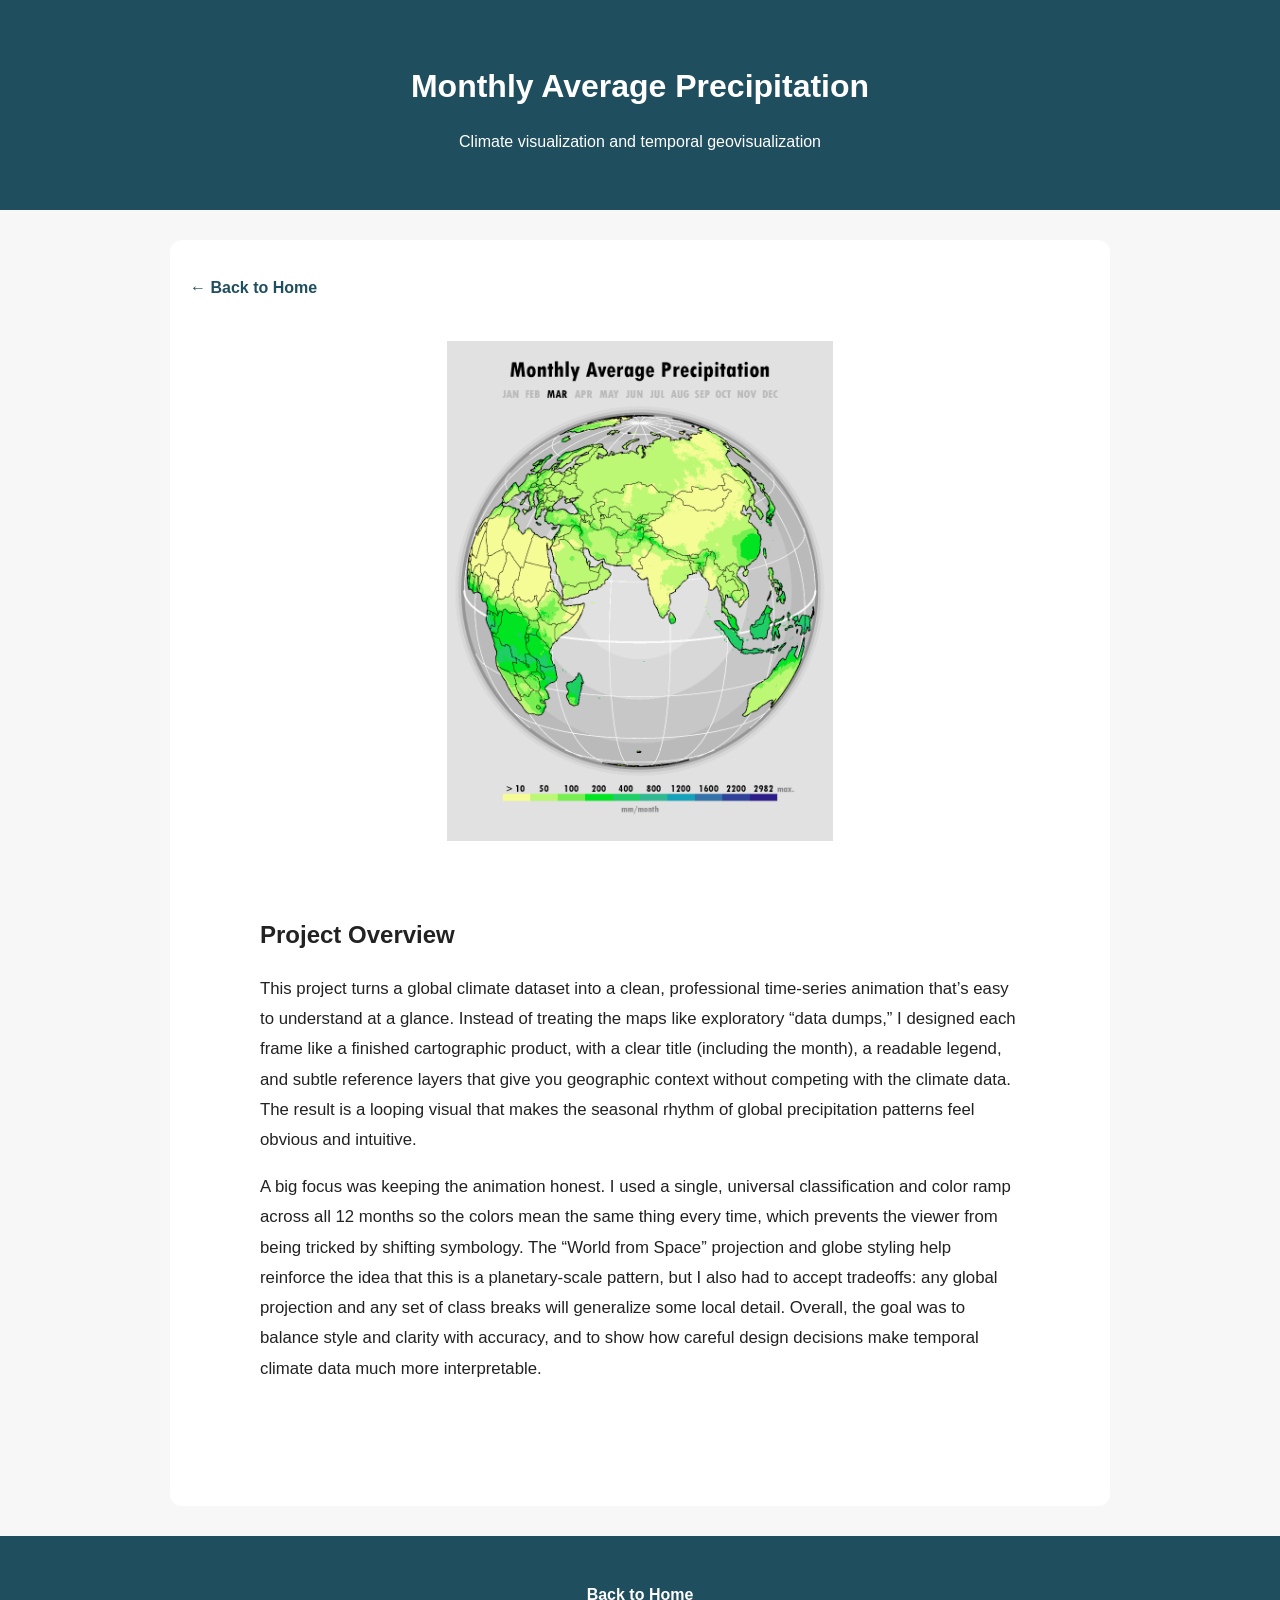
<file: project2.html>
<!DOCTYPE html>
<html lang="en">
<head>
  <meta charset="UTF-8" />
  <meta name="viewport" content="width=device-width, initial-scale=1.0" />
  <title>Monthly Average Precipitation | Emma Vail</title>
  <link rel="stylesheet" href="style.css" />
</head>

<body>

  <header>
    <h1>Monthly Average Precipitation</h1>
    <p>Climate visualization and temporal geovisualization</p>
  </header>

  <main>
    <section class="project-page">

      <a href="index.html" class="back-link">← Back to Home</a>

      <img src="images/output.gif" alt="Monthly precipitation animation" class="project-image">

      <div class="project-text">
        <h2>Project Overview</h2>

        <p>
          This project turns a global climate dataset into a clean, professional time-series 
          animation that’s easy to understand at a glance. Instead of treating the maps like exploratory “data dumps,” 
          I designed each frame like a finished cartographic product, with a clear title (including the month), a 
          readable legend, and subtle reference layers that give you geographic context without competing with the climate data. 
          The result is a looping visual that makes the seasonal rhythm of global precipitation patterns feel obvious and intuitive.
        </p>

        <p>
          A big focus was keeping the animation honest. I used a single, universal classification and color ramp across all 12 months 
          so the colors mean the same thing every time, which prevents the viewer from being tricked by shifting symbology. The “World 
          from Space” projection and globe styling help reinforce the idea that this is a planetary-scale pattern, but I also had to accept 
          tradeoffs: any global projection and any set of class breaks will generalize some local detail. Overall, the goal was to balance 
          style and clarity with accuracy, and to show how careful design decisions make temporal climate data much more interpretable.
        </p>
      </div>

    </section>
  </main>

  <footer>
    <p><a href="index.html">Back to Home</a></p>
  </footer>

</body>
</html>
</file>
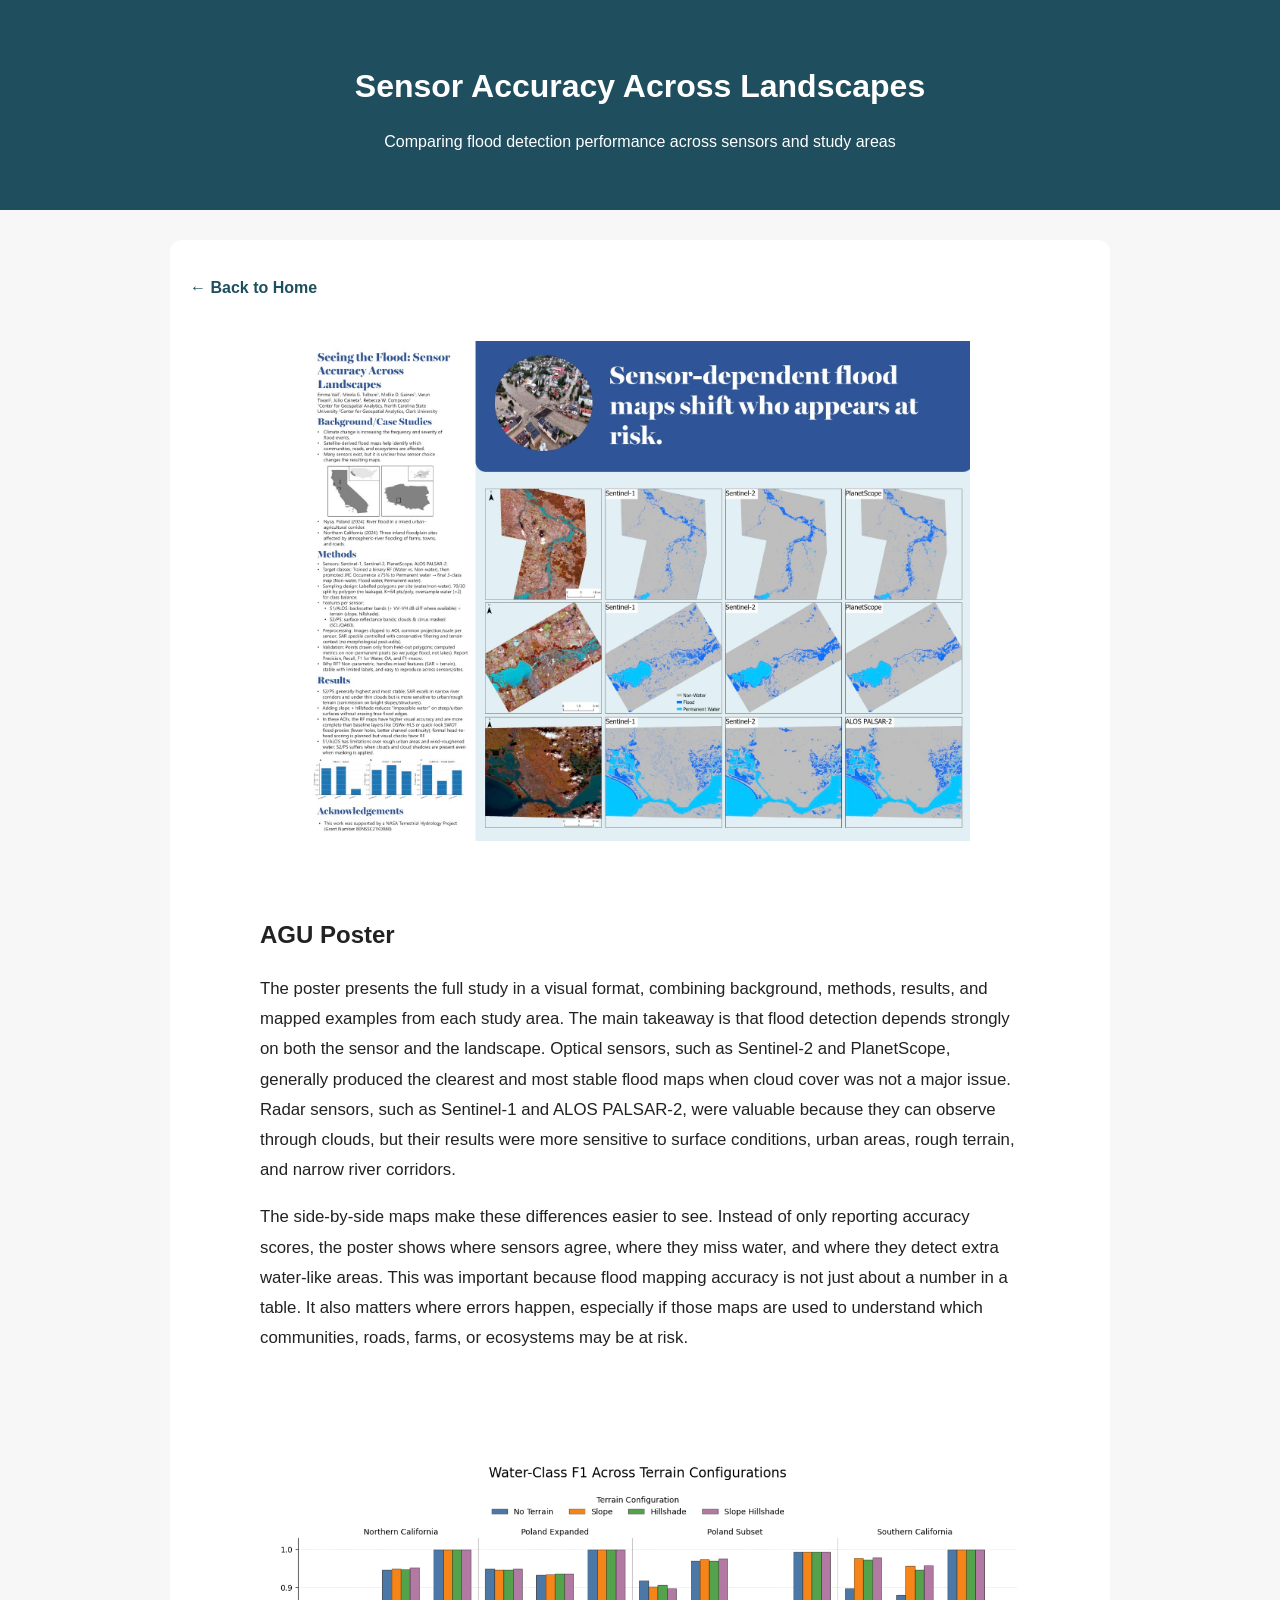
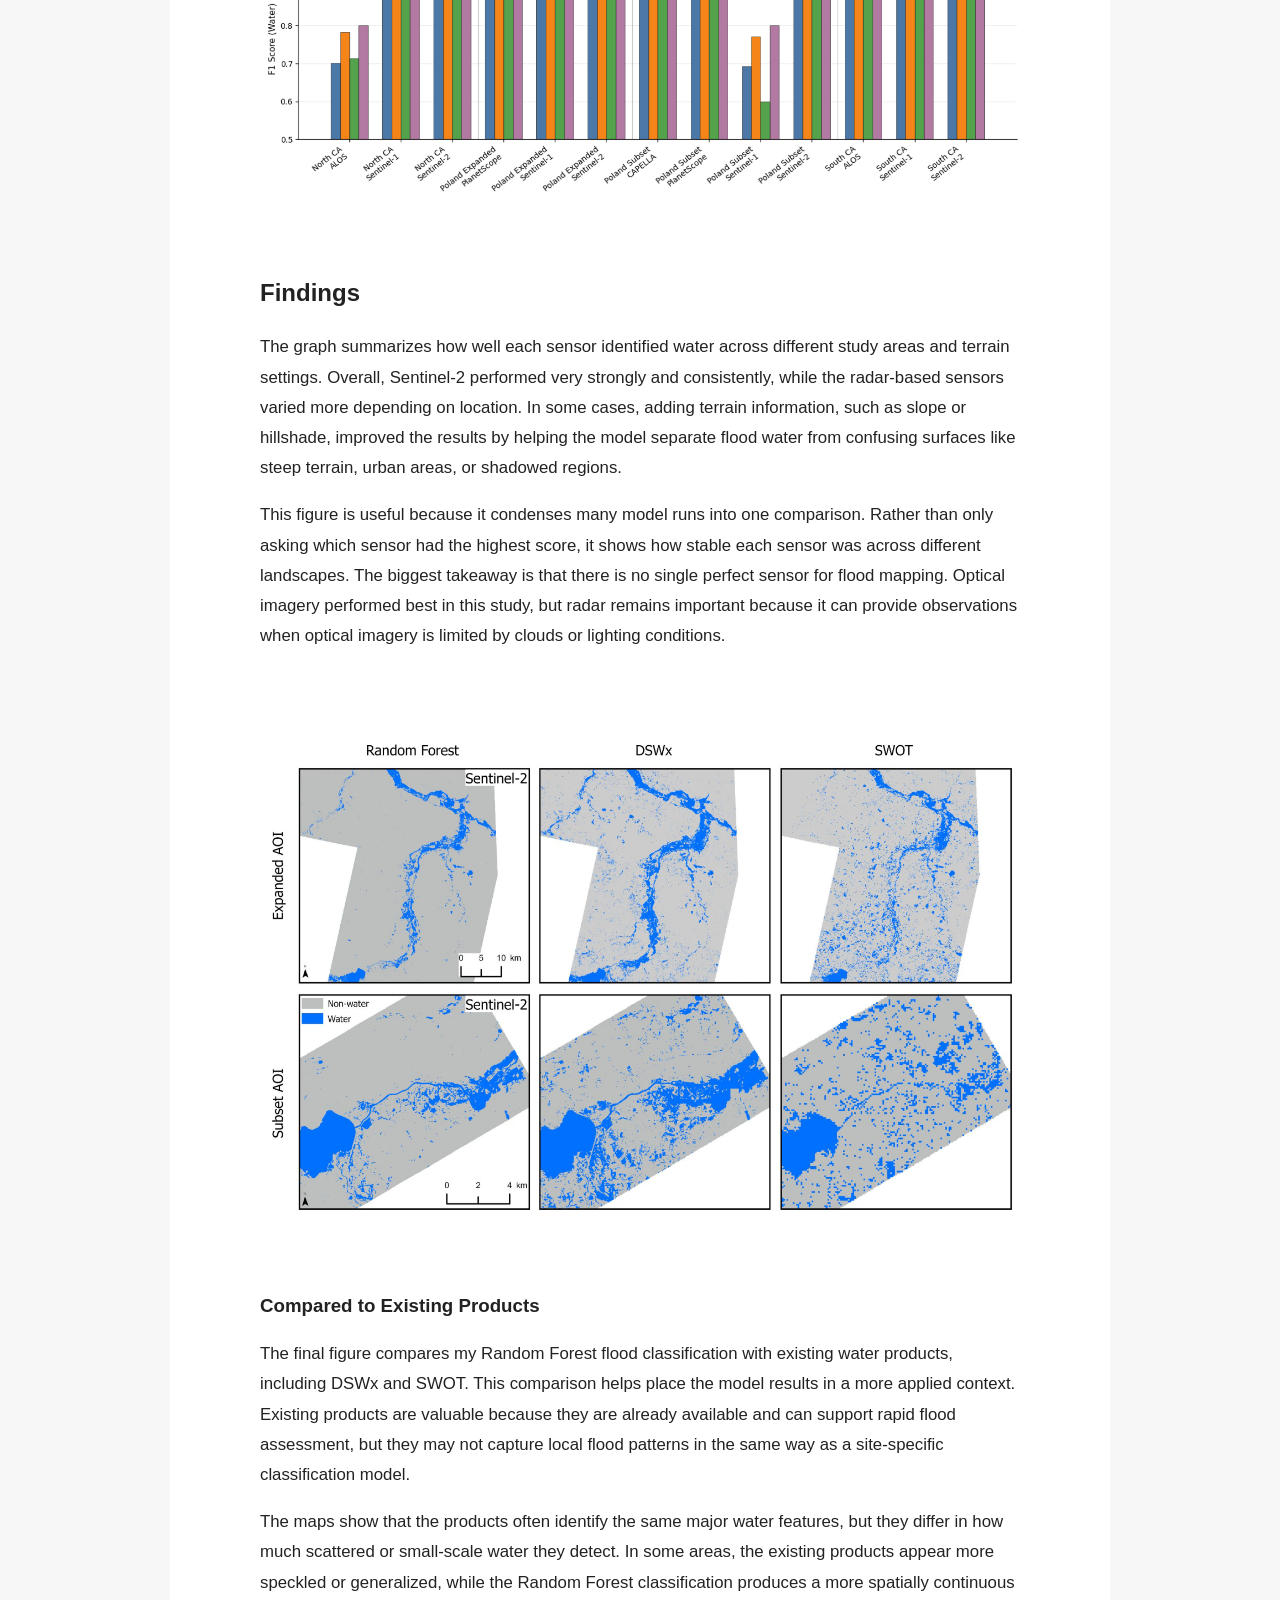
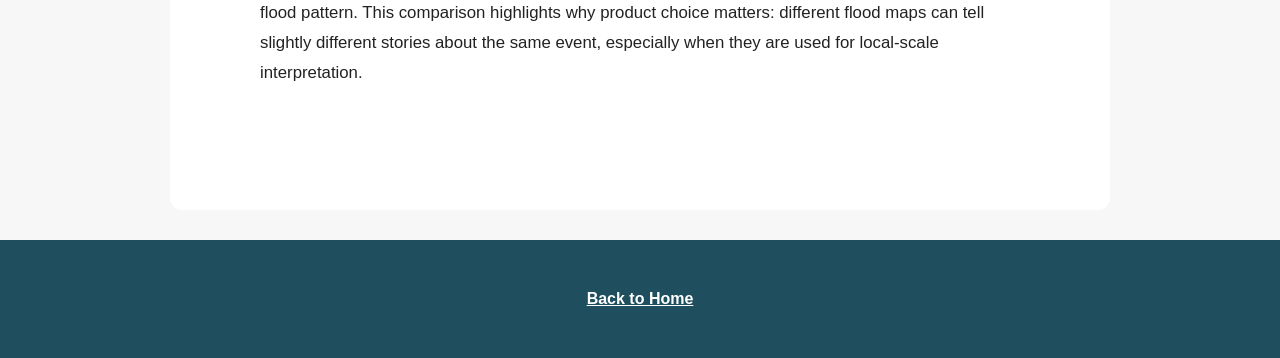
<file: project3.html>
<!DOCTYPE html>
<html lang="en">
<head>
  <meta charset="UTF-8" />
  <meta name="viewport" content="width=device-width, initial-scale=1.0" />
  <title>Sensor Accuracy Across Landscapes | Emma Vail</title>
  <link rel="stylesheet" href="style.css" />
</head>

<body>

  <header>
    <h1>Sensor Accuracy Across Landscapes</h1>
    <p>Comparing flood detection performance across sensors and study areas</p>
  </header>

  <main>
    <section class="project-page">

      <a href="index.html" class="back-link">← Back to Home</a>

      <img src="images/IMG_6507.jpeg" alt="Sensor accuracy comparison figure" class="project-image">

      <div class="project-text">
        <h2>AGU Poster</h2>

        <p>
          The poster presents the full study in a visual format, combining background, methods, results, and mapped examples from each study area. The main takeaway is that flood detection depends strongly on both the sensor and the landscape. Optical sensors, such as Sentinel-2 and PlanetScope, generally produced the clearest and most stable flood maps when cloud cover was not a major issue. Radar sensors, such as Sentinel-1 and ALOS PALSAR-2, were valuable because they can observe through clouds, but their results were more sensitive to surface conditions, urban areas, rough terrain, and narrow river corridors.
        </p>

        <p>
          The side-by-side maps make these differences easier to see. Instead of only reporting accuracy scores, the poster shows where sensors agree, where they miss water, and where they detect extra water-like areas. This was important because flood mapping accuracy is not just about a number in a table. It also matters where errors happen, especially if those maps are used to understand which communities, roads, farms, or ecosystems may be at risk.
        </p>
      </div>

      <img src="images/Graph_Portfolio.png" alt="Flood sensor accuracy results" class="project-image">

      <div class="project-text">
        <h2>Findings</h2>

        <p>
         The graph summarizes how well each sensor identified water across different study areas and terrain settings. Overall, Sentinel-2 performed very strongly and consistently, while the radar-based sensors varied more depending on location. In some cases, adding terrain information, such as slope or hillshade, improved the results by helping the model separate flood water from confusing surfaces like steep terrain, urban areas, or shadowed regions.
        </p>

        <p>
          This figure is useful because it condenses many model runs into one comparison. Rather than only asking which sensor had the highest score, it shows how stable each sensor was across different landscapes. The biggest takeaway is that there is no single perfect sensor for flood mapping. Optical imagery performed best in this study, but radar remains important because it can provide observations when optical imagery is limited by clouds or lighting conditions.
        </p>
      </div>
      
<img src="images/ExistingProductsPortfolio.png" alt="Flood sensor accuracy results" class="project-image">

      <div class="project-text">
        <h3>Compared to Existing Products</h3>

        <p>
          The final figure compares my Random Forest flood classification with existing water products, including DSWx and SWOT. This comparison helps place the model results in a more applied context. Existing products are valuable because they are already available and can support rapid flood assessment, but they may not capture local flood patterns in the same way as a site-specific classification model.
        </p>

        <p>
          The maps show that the products often identify the same major water features, but they differ in how much scattered or small-scale water they detect. In some areas, the existing products appear more speckled or generalized, while the Random Forest classification produces a more spatially continuous flood pattern. This comparison highlights why product choice matters: different flood maps can tell slightly different stories about the same event, especially when they are used for local-scale interpretation.
        </p>
      </div>
    </section>
  </main>

  <footer>
    <p><a href="index.html">Back to Home</a></p>
  </footer>

</body>
</html>
</file>
<file: style.css>
body {
  margin: 0;
  font-family: Arial, sans-serif;
  background-color: #f7f7f7;
  color: #222;
  line-height: 1.6;
}

header {
  background-color: #1f4e5f;
  color: white;
  text-align: center;
  padding: 40px 20px;
}

header h1 {
  margin-bottom: 10px;
}

main {
  max-width: 1100px;
  margin: auto;
  padding: 30px 20px;
}

.about-section {
  margin-bottom: 50px;
}

.about-top {
  display: flex;
  gap: 35px;
  align-items: center;
  margin-bottom: 30px;
}

.headshot {
  width: 230px;
  height: 280px;
  object-fit: cover;
  border-radius: 12px;
}

.about-text {
  flex: 1;
}

.lab-photo {
  width: 100%;
  max-height: 430px;
  object-fit: cover;
  object-position: center;
  border-radius: 12px;
}

.projects-section h2 {
  text-align: center;
}

.project-grid {
  display: grid;
  grid-template-columns: repeat(auto-fit, minmax(250px, 1fr));
  gap: 25px;
}

.project-card {
  background: white;
  text-decoration: none;
  color: #222;
  border-radius: 12px;
  overflow: hidden;
  box-shadow: 0 3px 8px rgba(0,0,0,0.12);
  transition: transform 0.2s ease, box-shadow 0.2s ease;
}

.project-card:hover {
  transform: translateY(-5px);
  box-shadow: 0 5px 14px rgba(0,0,0,0.18);
}

.project-card img {
  width: 100%;
  height: 180px;
  object-fit: cover;
}

.project-card h3,
.project-card p {
  padding: 0 15px;
}

.project-card p {
  padding-bottom: 15px;
}

footer {
  background-color: #1f4e5f;
  color: white;
  text-align: center;
  padding: 30px 20px;
}

footer a {
  color: white;
  font-weight: bold;
}

.project-page {
  background: white;
  padding: 25px;
  border-radius: 12px;
}

.project-page img {
  width: 100%;
  max-height: 500px;
  object-fit: contain;
  border-radius: 10px;
}

.back-link {
  display: inline-block;
  margin-bottom: 20px;
  color: #1f4e5f;
  font-weight: bold;
}

.project-page {
  max-width: 900px;
  margin: 0 auto;
  padding: 35px 20px;
}

.project-image {
  display: block;
  width: 100%;
  max-width: 760px;
  max-height: 500px;
  object-fit: contain;
  margin: 20px auto 30px auto;
  border-radius: 10px;
}

.project-text {
  max-width: 760px;
  margin: 0 auto 45px auto;
  background: white;
  padding: 25px;
  border-radius: 12px;
}

.project-text p {
  line-height: 1.8;
  font-size: 1.05rem;
}

.back-link {
  display: inline-block;
  margin-bottom: 20px;
  color: #1f4e5f;
  font-weight: bold;
  text-decoration: none;
}
.dear-data-section {
  margin-top: 50px;
  background: white;
  padding: 30px;
  border-radius: 12px;
  text-align: center;
}

.dear-data-image {
  width: 100%;
  max-width: 750px;
  max-height: 550px;
  object-fit: contain;
  border-radius: 12px;
  margin: 20px auto;
  display: block;
}

.dear-data-section p {
  max-width: 750px;
  margin: 0 auto;
  line-height: 1.7;
}
</file>
